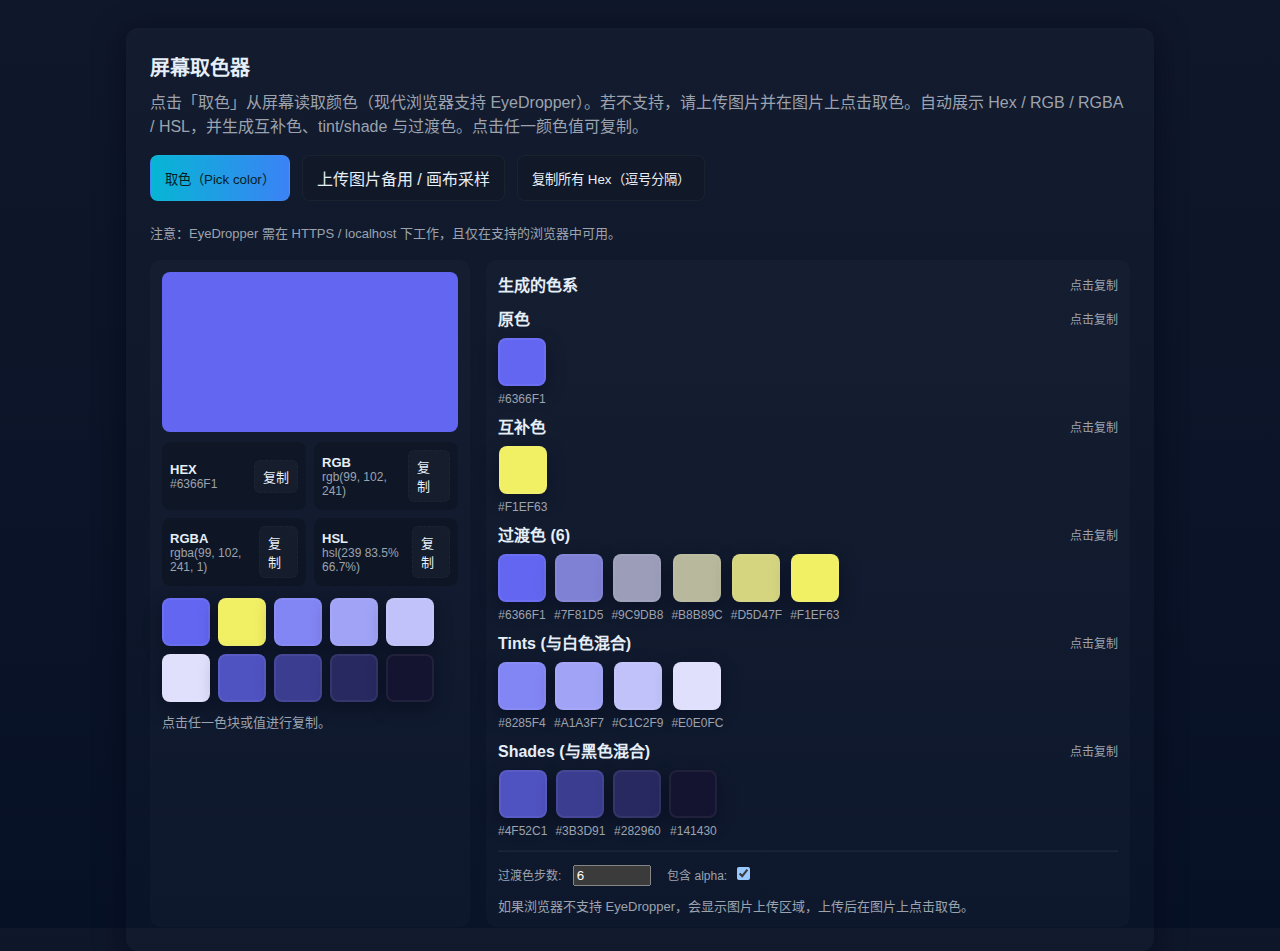
<file: colors/index.html>
<!doctype html>
<html lang="zh-CN">

<head>
  <meta charset="utf-8" />
  <meta name="viewport" content="width=device-width,initial-scale=1" />
  <title>屏幕取色器 — 取色 / 转换 / 复制 / 生成互补与过渡色</title>
  <style>
    :root {
      --bg: #0f172a;
      --card: #111827;
      --accent: #06b6d4;
      --muted: #9ca3af;
      color-scheme: dark
    }

    html,
    body {
      height: 100%;
      margin: 0;
      font-family: Inter, Segoe UI, Roboto, Helvetica, Arial, sans-serif;
      background: linear-gradient(180deg, var(--bg), #071126);
      color: #e6eef8
    }

    .wrap {
      max-width: 980px;
      margin: 28px auto;
      padding: 24px;
      background: linear-gradient(180deg, rgba(255, 255, 255, 0.02), rgba(255, 255, 255, 0.01));
      border-radius: 12px;
      box-shadow: 0 6px 30px rgba(2, 6, 23, 0.6)
    }

    h1 {
      margin: 0 0 8px;
      font-size: 20px
    }

    p.lead {
      margin: 0 0 18px;
      color: var(--muted)
    }

    .controls {
      display: flex;
      gap: 12px;
      flex-wrap: wrap;
      margin-bottom: 18px
    }

    .btn {
      background: var(--card);
      border: 1px solid rgba(255, 255, 255, 0.04);
      padding: 10px 14px;
      border-radius: 8px;
      color: inherit;
      cursor: pointer
    }

    .btn.primary {
      background: linear-gradient(90deg, var(--accent), #3b82f6);
      color: #062024
    }

    .grid {
      display: grid;
      grid-template-columns: 320px 1fr;
      gap: 16px
    }

    .panel {
      background: rgba(255, 255, 255, 0.02);
      padding: 12px;
      border-radius: 10px
    }

    .preview {
      height: 160px;
      border-radius: 8px;
      display: flex;
      align-items: center;
      justify-content: center;
      font-weight: 700
    }

    .values {
      display: grid;
      grid-template-columns: repeat(2, 1fr);
      gap: 8px;
      margin-top: 10px
    }

    .val {
      padding: 8px;
      border-radius: 8px;
      background: rgba(0, 0, 0, 0.18);
      display: flex;
      justify-content: space-between;
      align-items: center;
      font-size: 13px
    }

    .small {
      font-size: 12px;
      color: var(--muted)
    }

    .swatches {
      display: flex;
      gap: 8px;
      flex-wrap: wrap;
      margin-top: 12px
    }

    .swatch {
      width: 44px;
      height: 44px;
      border-radius: 8px;
      cursor: pointer;
      border: 2px solid rgba(255, 255, 255, 0.06);
      box-shadow: 0 6px 18px rgba(2, 6, 23, 0.4)
    }

    .swatch-label {
      font-size: 12px;
      margin-top: 6px;
      text-align: center;
      color: var(--muted)
    }

    .list {
      display: flex;
      flex-direction: column;
      gap: 8px
    }

    .row {
      display: flex;
      justify-content: space-between;
      gap: 10px;
      align-items: center
    }

    .hint {
      font-size: 13px;
      color: var(--muted);
      margin-top: 10px
    }

    input[type=file] {
      display: none
    }

    .copy {
      cursor: pointer;
      padding: 6px 8px;
      border-radius: 6px;
      background: rgba(255, 255, 255, 0.03);
      border: 1px dashed rgba(255, 255, 255, 0.03)
    }

    @media(max-width:840px) {
      .grid {
        grid-template-columns: 1fr;
      }

      .preview {
        height: 120px
      }
    }
  </style>
</head>

<body>
  <div class="wrap">
    <h1>屏幕取色器</h1>
    <p class="lead">点击「取色」从屏幕读取颜色（现代浏览器支持 EyeDropper）。若不支持，请上传图片并在图片上点击取色。自动展示 Hex / RGB / RGBA / HSL，并生成互补色、tint/shade
      与过渡色。点击任一颜色值可复制。</p>

    <div class="controls">
      <button id="pickBtn" class="btn primary">取色（Pick color）</button>
      <label class="btn" for="imgUpload">上传图片备用 / 画布采样</label>
      <input id="imgUpload" type="file" accept="image/*">
      <button id="copyAll" class="btn">复制所有 Hex（逗号分隔）</button>
      <div style="flex:1"></div>
      <div class="small hint">注意：EyeDropper 需在 HTTPS / localhost 下工作，且仅在支持的浏览器中可用。</div>
    </div>

    <div class="grid">
      <div class="panel">
        <div id="preview" class="preview">未选色</div>
        <div class="values" id="values"></div>

        <div class="swatches" id="swatches"></div>
        <div class="hint">点击任一色块或值进行复制。</div>
      </div>

      <div class="panel">
        <div class="row"><strong>生成的色系</strong><span class="small">点击复制</span></div>
        <div style="margin-top:10px">
          <div class="list" id="generated"></div>
        </div>

        <hr style="opacity:0.06;margin:12px 0">
        <div>
          <label class="small">过渡色步数: <input id="steps" type="number" min="2" max="12" value="6"
              style="width:70px;margin-left:8px"></label>
          <label class="small" style="margin-left:12px">包含 alpha: <input id="withAlpha" type="checkbox" checked
              style="margin-left:6px"></label>
        </div>

        <div class="hint">如果浏览器不支持 EyeDropper，会显示图片上传区域，上传后在图片上点击取色。</div>
        <canvas id="canvas" style="display:none"></canvas>
        <img id="uploadedImg" style="max-width:100%;margin-top:10px;display:none;border-radius:8px;cursor:crosshair"
          alt="上传后点击取色">
      </div>
    </div>
  </div>

  <script>
    // Helper: clamp
    const clamp = (v, a, b) => Math.min(b, Math.max(a, v));

    // Color conversion helpers
    function rgbToHex(r, g, b) {
      const toHex = x => (Math.round(x).toString(16).padStart(2, '0'));
      return `#${toHex(r)}${toHex(g)}${toHex(b)}`.toUpperCase();
    }

    function hexToRgb(hex) {
      hex = hex.replace('#', '');
      if (hex.length === 3) hex = hex.split('').map(s => s + s).join('');
      const n = parseInt(hex, 16);
      return [(n >> 16) & 255, (n >> 8) & 255, n & 255];
    }

    function rgbToHsl(r, g, b) {
      r /= 255; g /= 255; b /= 255;
      const max = Math.max(r, g, b), min = Math.min(r, g, b);
      let h = 0, s = 0, l = (max + min) / 2;
      if (max !== min) {
        const d = max - min;
        s = l > 0.5 ? d / (2 - max - min) : d / (max + min);
        switch (max) {
          case r: h = (g - b) / d + (g < b ? 6 : 0); break;
          case g: h = (b - r) / d + 2; break;
          case b: h = (r - g) / d + 4; break;
        }
        h *= 60;
      }
      return [Math.round(h), +(s * 100).toFixed(1), +(l * 100).toFixed(1)];
    }

    function hslToRgb(h, s, l) {
      s /= 100; l /= 100;
      const c = (1 - Math.abs(2 * l - 1)) * s;
      const x = c * (1 - Math.abs((h / 60) % 2 - 1));
      const m = l - c / 2;
      let r = 0, g = 0, b = 0;
      if (h >= 0 && h < 60) { r = c; g = x; b = 0 }
      else if (h < 120) { r = x; g = c; b = 0 }
      else if (h < 180) { r = 0; g = c; b = x }
      else if (h < 240) { r = 0; g = x; b = c }
      else if (h < 300) { r = x; g = 0; b = c }
      else { r = c; g = 0; b = x }
      return [Math.round((r + m) * 255), Math.round((g + m) * 255), Math.round((b + m) * 255)];
    }

    function rgbaString(r, g, b, a) { return `rgba(${Math.round(r)}, ${Math.round(g)}, ${Math.round(b)}, ${+a.toFixed(2)})` }
    function rgbString(r, g, b) { return `rgb(${Math.round(r)}, ${Math.round(g)}, ${Math.round(b)})` }
    function hslString(h, s, l) { return `hsl(${h} ${s}% ${l}%)` }

    // Generate complementary color (hue +180)
    function complementaryFromRgb(r, g, b) {
      const [h, s, l] = rgbToHsl(r, g, b);
      const h2 = (h + 180) % 360;
      const [r2, g2, b2] = hslToRgb(h2, s, l);
      return { r: r2, g: g2, b: b2, h: h2, s, l };
    }

    // Generate N step gradient between two RGB colors
    function interpolateColors(rgb1, rgb2, steps) {
      const out = [];
      for (let i = 0; i < steps; i++) {
        const t = i / (steps - 1);
        const r = Math.round(rgb1[0] + (rgb2[0] - rgb1[0]) * t);
        const g = Math.round(rgb1[1] + (rgb2[1] - rgb1[1]) * t);
        const b = Math.round(rgb1[2] + (rgb2[2] - rgb1[2]) * t);
        out.push([r, g, b]);
      }
      return out;
    }

    // Tints/shades (mix with white/black)
    function mixWith(rgb, other, t) {
      return [Math.round(rgb[0] * (1 - t) + other[0] * t), Math.round(rgb[1] * (1 - t) + other[1] * t), Math.round(rgb[2] * (1 - t) + other[2] * t)];
    }

    // UI wiring
    const pickBtn = document.getElementById('pickBtn');
    const preview = document.getElementById('preview');
    const values = document.getElementById('values');
    const swatches = document.getElementById('swatches');
    const generated = document.getElementById('generated');
    const imgUpload = document.getElementById('imgUpload');
    const uploadedImg = document.getElementById('uploadedImg');
    const canvas = document.getElementById('canvas');
    const copyAll = document.getElementById('copyAll');
    const stepsInput = document.getElementById('steps');
    const withAlpha = document.getElementById('withAlpha');

    let lastColor = null; // {r,g,b,a}

    function showColor(r, g, b, a = 1) {
      lastColor = { r, g, b, a };
      preview.style.background = rgbaString(r, g, b, a);
      preview.textContent = '';
      values.innerHTML = '';
      swatches.innerHTML = '';
      generated.innerHTML = '';

      const hex = rgbToHex(r, g, b);
      const rgb = rgbString(r, g, b);
      const rgba = rgbaString(r, g, b, a);
      const [h, s, l] = rgbToHsl(r, g, b);
      const hsl = hslString(h, s, l);

      const items = [
        ['HEX', hex],
        ['RGB', rgb],
        ['RGBA', rgba],
        ['HSL', hsl]
      ];

      items.forEach(([k, v]) => {
        const el = document.createElement('div'); el.className = 'val';
        el.innerHTML = `<div><div style="font-weight:600">${k}</div><div class="small">${v}</div></div>`;
        const cp = document.createElement('div'); cp.className = 'copy'; cp.textContent = '复制';
        cp.onclick = () => copyText(v, cp);
        el.appendChild(cp);
        values.appendChild(el);
      });

      // main swatch and variants
      const mainSw = document.createElement('div'); mainSw.className = 'swatch'; mainSw.style.background = hex; mainSw.title = hex;
      mainSw.onclick = () => copyText(hex, mainSw);
      swatches.appendChild(mainSw);

      // complementary
      const comp = complementaryFromRgb(r, g, b);
      const compHex = rgbToHex(comp.r, comp.g, comp.b);
      const compSw = document.createElement('div'); compSw.className = 'swatch'; compSw.style.background = compHex; compSw.title = '互补色 ' + compHex;
      compSw.onclick = () => copyText(compHex, compSw);
      swatches.appendChild(compSw);

      // tints/shades
      const tints = [0.2, 0.4, 0.6, 0.8].map(t => mixWith([r, g, b], [255, 255, 255], t));
      const shades = [0.2, 0.4, 0.6, 0.8].map(t => mixWith([r, g, b], [0, 0, 0], t));
      tints.concat(shades).forEach(c => {
        const hx = rgbToHex(c[0], c[1], c[2]);
        const sw = document.createElement('div'); sw.className = 'swatch'; sw.style.background = hx; sw.title = hx; sw.onclick = () => copyText(hx, sw);
        swatches.appendChild(sw);
      });

      // generated sections: complement, gradient between color and complement, steps tints/shades
      const stepCount = clamp(parseInt(stepsInput.value || 6), 2, 12);
      const includeAlpha = withAlpha.checked;
      addGeneratedSection('原色', [[r, g, b]]);
      addGeneratedSection('互补色', [[comp.r, comp.g, comp.b]]);
      const grad = interpolateColors([r, g, b], [comp.r, comp.g, comp.b], stepCount);
      addGeneratedSection(`过渡色 (${stepCount})`, grad, includeAlpha);

      // tints and shades lists
      addGeneratedSection('Tints (与白色混合)', tints);
      addGeneratedSection('Shades (与黑色混合)', shades);

      // copy all button update
      copyAll.onclick = () => {
        const hexes = [hex, compHex].concat(tints.map(c => rgbToHex(...c))).concat(shades.map(c => rgbToHex(...c)));
        navigator.clipboard.writeText(hexes.join(', ')).then(() => { flash(copyAll, '已复制'); }, () => { flash(copyAll, '复制失败') });
      }
    }

    function addGeneratedSection(title, rgbList, includeAlpha = false) {
      const sec = document.createElement('div');
      const head = document.createElement('div'); head.style.display = 'flex'; head.style.justifyContent = 'space-between'; head.style.alignItems = 'center';
      head.innerHTML = `<strong>${title}</strong><span class="small">点击复制</span>`;
      sec.appendChild(head);

      const container = document.createElement('div'); container.style.display = 'flex'; container.style.gap = '8px'; container.style.marginTop = '8px'; container.style.flexWrap = 'wrap';
      rgbList.forEach(rgb => {
        const hx = rgbToHex(rgb[0], rgb[1], rgb[2]);
        const rStr = includeAlpha ? rgbaString(rgb[0], rgb[1], rgb[2], (lastColor?.a || 1)) : hx;
        const sw = document.createElement('div'); sw.style.display = 'flex'; sw.style.flexDirection = 'column'; sw.style.alignItems = 'center';
        const block = document.createElement('div'); block.className = 'swatch'; block.style.background = hx; block.onclick = () => copyText(rStr, block);
        const lbl = document.createElement('div'); lbl.className = 'swatch-label'; lbl.textContent = hx;
        sw.appendChild(block); sw.appendChild(lbl);
        container.appendChild(sw);
      });

      sec.appendChild(container);
      generated.appendChild(sec);
    }

    // copy helper with tiny flash
    function copyText(text, el) {
      navigator.clipboard.writeText(text).then(() => {
        flash(el, '已复制: ' + text);
      }).catch(() => {
        // fallback: select temp textarea
        const ta = document.createElement('textarea'); ta.value = text; document.body.appendChild(ta); ta.select();
        try { document.execCommand('copy'); flash(el, '已复制'); } catch (e) { alert('复制失败，请手动: ' + text); }
        ta.remove();
      });
    }

    function flash(el, msg) {
      const orig = el.textContent;
      el.textContent = msg;
      setTimeout(() => { el.textContent = orig; }, 900);
    }

    // EyeDropper usage
    async function pickWithEyeDropper() {
      if (!window.EyeDropper) throw new Error('EyeDropper 不被支持');
      const eye = new EyeDropper();
      const res = await eye.open(); // returns {sRGBHex: '#RRGGBB'}
      const rgb = hexToRgb(res.sRGBHex);
      showColor(rgb[0], rgb[1], rgb[2], 1);
    }

    // Canvas image sampling
    function setupImageSampler(img) {
      uploadedImg.style.display = 'block';
      uploadedImg.src = URL.createObjectURL(img);
      uploadedImg.onload = () => {
        const w = uploadedImg.naturalWidth, h = uploadedImg.naturalHeight;
        canvas.width = w; canvas.height = h; const ctx = canvas.getContext('2d'); ctx.drawImage(uploadedImg, 0, 0);
      }
    }

    uploadedImg.addEventListener('click', (ev) => {
      const rect = uploadedImg.getBoundingClientRect();
      const scaleX = uploadedImg.naturalWidth / rect.width;
      const scaleY = uploadedImg.naturalHeight / rect.height;
      const x = Math.floor((ev.clientX - rect.left) * scaleX);
      const y = Math.floor((ev.clientY - rect.top) * scaleY);
      const ctx = canvas.getContext('2d');
      const p = ctx.getImageData(x, y, 1, 1).data;
      showColor(p[0], p[1], p[2], (p[3] || 255) / 255);
    });

    imgUpload.addEventListener('change', (ev) => {
      const f = ev.target.files && ev.target.files[0];
      if (!f) return;
      setupImageSampler(f);
    });

    pickBtn.addEventListener('click', async () => {
      // If EyeDropper available, use it. Otherwise, open file selector to upload image.
      if (window.EyeDropper) {
        try {
          await pickWithEyeDropper();
        } catch (err) {
          alert('取色失败: ' + err.message);
        }
      } else {
        // Fallback: trigger upload, and instruct user to click image
        imgUpload.click();
        alert('当前浏览器不支持 EyeDropper，已打开图片选择。上传后在图片上点击取色。');
      }
    });

    // keyboard shortuct: P to pick
    window.addEventListener('keydown', (e) => { if (e.key === 'p' || e.key === 'P') pickBtn.click(); });

    // initialize with a default color
    showColor(99, 102, 241, 1);
  </script>
</body>

</html>
</file>
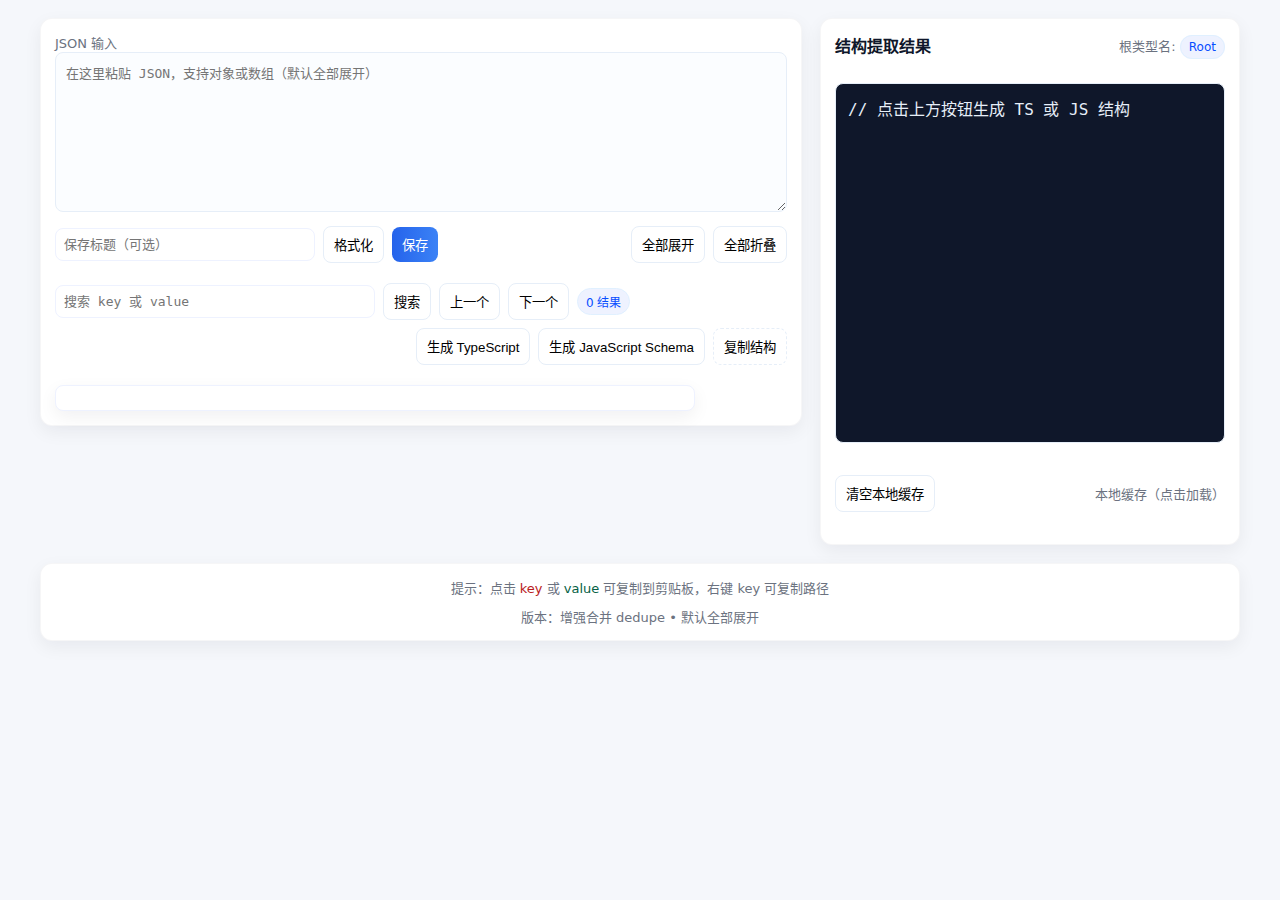
<file: json/index.html>
<!DOCTYPE html>
<html lang="zh-CN">

<head>
  <meta charset="utf-8" />
  <title>增强 JSON 查看与结构提取工具</title>
  <meta name="viewport" content="width=device-width,initial-scale=1" />
  <link rel="stylesheet" href="./index.css">
</head>

<body>
  <div class="app">
    <div class="card">
      <div class="panel">
        <div class="row">
          <div style="flex:1">
            <label class="muted small">JSON 输入</label>
            <textarea id="jsonInput" placeholder='在这里粘贴 JSON，支持对象或数组（默认全部展开）'></textarea>
          </div>
        </div>

        <div class="controls">
          <input id="titleInput" type="text" placeholder="保存标题（可选）"
            style="padding:8px;border-radius:8px;border:1px solid #eef2ff;width:260px" />
          <button class="btn" id="formatBtn">格式化</button>
          <button class="btn primary" id="saveBtn">保存</button>
          <div class="controls-right">
            <button class="btn" id="expandAllBtn">全部展开</button>
            <button class="btn" id="collapseAllBtn">全部折叠</button>
          </div>
        </div>

        <div class="controls">
          <div class="searchbar" style="flex:1">
            <input id="searchInput" type="text" placeholder="搜索 key 或 value"
              style="padding:8px;border-radius:8px;border:1px solid #eef2ff;width:320px" />
            <button class="btn" id="searchBtn">搜索</button>
            <button class="btn" id="prevBtn">上一个</button>
            <button class="btn" id="nextBtn">下一个</button>
            <span class="pill" id="searchCount">0 结果</span>
          </div>

          <div style="margin-left:auto;display:flex;gap:8px">
            <button class="btn" id="genTsBtn">生成 TypeScript</button>
            <button class="btn" id="genJsBtn">生成 JavaScript Schema</button>
            <button class="btn ghost" id="copySchemaBtn">复制结构</button>
          </div>
        </div>

        <div id="viewer" class="small card"></div>
      </div>
    </div>

    <div class="card">
      <div class="panel full">
        <div style="display:flex;justify-content:space-between;align-items:center">
          <strong>结构提取结果</strong>
          <div class="muted">根类型名: <span class="pill" id="rootName">Root</span></div>
        </div>
        <pre id="schemaOutput" class="schemaOutput">// 点击上方按钮生成 TS 或 JS 结构</pre>

        <div style="margin-top:6px;display:flex;gap:8px;align-items:center">
          <button class="btn" id="clearStorageBtn">清空本地缓存</button>
          <div class="muted" style="margin-left:auto">本地缓存（点击加载）</div>
        </div>
        <div class="storage-list" id="storageList" style="margin-top:8px"></div>
      </div>
    </div>

    <div class="card full" style="display:flex;gap:10px;align-items:center;justify-content:space-between">
      <div class="muted">提示：点击 <span style="color:#b91c1c">key</span> 或 <span style="color:#065f46">value</span>
        可复制到剪贴板，右键 key 可复制路径
      </div>
      <div class="muted">版本：增强合并 dedupe • 默认全部展开</div>
    </div>
  </div>

  <div id="toast" style="display:none" class="toast"></div>

  <script>
    // DOM
    const jsonInput = document.getElementById('jsonInput');
    const viewer = document.getElementById('viewer');
    const formatBtn = document.getElementById('formatBtn');
    const saveBtn = document.getElementById('saveBtn');
    const expandAllBtn = document.getElementById('expandAllBtn');
    const collapseAllBtn = document.getElementById('collapseAllBtn');
    const genTsBtn = document.getElementById('genTsBtn');
    const genJsBtn = document.getElementById('genJsBtn');
    const copySchemaBtn = document.getElementById('copySchemaBtn');
    const schemaOutput = document.getElementById('schemaOutput');
    const searchInput = document.getElementById('searchInput');
    const searchBtn = document.getElementById('searchBtn');
    const prevBtn = document.getElementById('prevBtn');
    const nextBtn = document.getElementById('nextBtn');
    const searchCount = document.getElementById('searchCount');
    const storageList = document.getElementById('storageList');
    const clearStorageBtn = document.getElementById('clearStorageBtn');
    const titleInput = document.getElementById('titleInput');
    const toastEl = document.getElementById('toast');

    // State for search
    let searchResults = [];
    let currentSearchIndex = -1;

    // Utility: toast
    function toast(text, ms = 1200) {
      toastEl.textContent = text;
      toastEl.style.display = 'block';
      setTimeout(() => toastEl.style.display = 'none', ms);
    }

    // Safe JSON parse with whitespace trimming
    function tryParse(str) {
      try { return JSON.parse(str); } catch (e) { return null; }
    }

    // copy value
    function copyValue(v) {
      const toCopy = (typeof v === 'object') ? JSON.stringify(v) : String(v);
      navigator.clipboard.writeText(toCopy).catch(() => { });
    }

    // Render JSON with optional chain path
    function renderJson(obj, path = 'data') {
      const container = document.createElement('div');

      function rec(value, keyName, parent, path) {
        if (typeof value !== 'object' || value === null) {
          const span = document.createElement('span');
          span.className = 'value';
          const text = JSON.stringify(value);
          span.textContent = text;
          span.title = '点击复制 value';
          span.style.cursor = 'pointer';
          span.addEventListener('click', () => {
            copyValue(value);
            toast('已复制 value');
          });
          return span;
        }

        const isArray = Array.isArray(value);
        const wrapper = document.createElement('span');

        const toggle = document.createElement('span');
        toggle.className = 'toggle';
        toggle.textContent = '▼';
        toggle.title = '点击折叠/展开';
        toggle.style.userSelect = 'none';
        toggle.addEventListener('click', () => {
          const body = wrapper.querySelector(':scope > .body');
          if (!body) return;
          if (body.style.display === 'none') { body.style.display = 'block'; toggle.textContent = '▼'; }
          else { body.style.display = 'none'; toggle.textContent = '▶'; }
        });
        wrapper.appendChild(toggle);

        const bracketOpen = document.createElement('span');
        bracketOpen.className = 'bracket';
        bracketOpen.textContent = isArray ? '[' : '{';
        wrapper.appendChild(bracketOpen);

        const body = document.createElement('div');
        body.className = 'body';
        body.style.marginLeft = '18px';
        body.style.display = 'block';

        if (isArray) {
          value.forEach((item, idx) => {
            const line = document.createElement('div');
            line.style.display = 'flex';
            line.style.gap = '6px';
            const idxLabel = document.createElement('span');
            idxLabel.className = 'muted';
            idxLabel.textContent = idx + ':';
            line.appendChild(idxLabel);
            line.appendChild(rec(item, `${keyName}[${idx}]`, wrapper, `${path}?.[${idx}]`));
            body.appendChild(line);
          });
        } else {
          Object.keys(value).sort().forEach((k, i) => {
            const line = document.createElement('div');
            line.style.display = 'flex';
            line.style.gap = '6px';

            const keySpan = document.createElement('span');
            keySpan.className = 'key';
            keySpan.textContent = `"${k}"`;
            keySpan.title = '点击复制 key';
            keySpan.style.cursor = 'pointer';

            // 左键复制 key
            keySpan.addEventListener('click', (e) => {
              e.stopPropagation();
              copyValue(k);
              toast('已复制 key');
            });

            // 右键复制路径
            keySpan.addEventListener('contextmenu', (e) => {
              e.preventDefault();
              const fullPath = `${path}?.${k}`;
              navigator.clipboard.writeText(fullPath).then(() => {
                toast('已复制路径: ' + fullPath);
              });
            });

            line.appendChild(keySpan);
            line.appendChild(document.createTextNode(': '));
            line.appendChild(rec(value[k], k, wrapper, `${path}?.${k}`));
            if (i < Object.keys(value).length - 1) line.appendChild(document.createTextNode(','));
            body.appendChild(line);
          });
        }

        wrapper.appendChild(body);

        const bracketClose = document.createElement('span');
        bracketClose.className = 'bracket';
        bracketClose.textContent = isArray ? ']' : '}';
        wrapper.appendChild(bracketClose);

        return wrapper;
      }

      container.appendChild(rec(obj, 'root', container, path));
      viewer.innerHTML = '';
      viewer.appendChild(container);
    }

    // Format button
    formatBtn.addEventListener('click', () => {
      const txt = jsonInput.value.trim();
      const parsed = tryParse(txt);
      if (!parsed) { alert('无效 JSON，请检查格式'); return; }
      jsonInput.value = JSON.stringify(parsed, null, 2);
      renderJson(parsed);
      clearSearch();
    });

    // Save / load storage with update support
    function saveJson() {
      const txt = jsonInput.value.trim();
      const parsed = tryParse(txt);
      if (!parsed) { alert('无效 JSON，无法保存'); return; }
      let title = titleInput.value.trim();
      if (!title) title = `JSON-${Date.now()}`;
      localStorage.setItem('json-viewer-' + title, txt);
      loadStorage();
      toast('已保存: ' + title);
    }
    saveBtn.addEventListener('click', saveJson);

    function loadStorage() {
      storageList.innerHTML = '';
      const keys = Object.keys(localStorage).filter(k => k.startsWith('json-viewer-')).sort().reverse();
      keys.forEach(k => {
        const title = k.replace('json-viewer-', '');
        const div = document.createElement('div');
        div.className = 'storage-item';
        div.style.display = 'flex';
        div.style.justifyContent = 'space-between';
        div.style.alignItems = 'center';

        const titleSpan = document.createElement('span');
        titleSpan.textContent = title;
        titleSpan.style.cursor = 'pointer';
        titleSpan.addEventListener('click', () => {
          const txt = localStorage.getItem(k);
          jsonInput.value = txt;
          const parsed = tryParse(txt);
          if (parsed) renderJson(parsed);
        });

        const deleteBtn = document.createElement('button');
        deleteBtn.textContent = '删除';
        deleteBtn.className = 'btn ghost';
        deleteBtn.addEventListener('click', (e) => {
          e.stopPropagation();
          if (confirm(`删除 "${title}" 吗？`)) {
            localStorage.removeItem(k);
            loadStorage();
            toast(`已删除: ${title}`);
          }
        });

        div.appendChild(titleSpan);
        div.appendChild(deleteBtn);
        storageList.appendChild(div);
      });
    }

    clearStorageBtn.addEventListener('click', () => {
      if (!confirm('清空所有本地缓存？')) return;
      const keys = Object.keys(localStorage).filter(k => k.startsWith('json-viewer-'));
      keys.forEach(k => localStorage.removeItem(k));
      loadStorage();
      toast('本地缓存已清空');
    });

    // expand/collapse
    expandAllBtn.addEventListener('click', () => {
      document.querySelectorAll('#viewer .body').forEach(b => b.style.display = 'block');
      document.querySelectorAll('#viewer .toggle').forEach(t => t.textContent = '▼');
    });
    collapseAllBtn.addEventListener('click', () => {
      document.querySelectorAll('#viewer .body').forEach(b => b.style.display = 'none');
      document.querySelectorAll('#viewer .toggle').forEach(t => t.textContent = '▶');
    });

    // search
    function clearSearch() {
      searchResults = []; currentSearchIndex = -1; searchCount.textContent = '0 结果';
      const parsed = tryParse(jsonInput.value.trim());
      if (parsed) renderJson(parsed);
    }

    searchBtn.addEventListener('click', () => {
      const k = searchInput.value.trim();
      if (!k) { clearSearch(); return; }
      searchResults = [];
      function walk(node) {
        node.childNodes.forEach(child => {
          if (child.nodeType === Node.TEXT_NODE) {
            if (child.nodeValue && child.nodeValue.includes(k)) {
              const frag = document.createDocumentFragment();
              let s = child.nodeValue;
              let idx = s.indexOf(k);
              while (idx !== -1) {
                if (idx > 0) frag.appendChild(document.createTextNode(s.slice(0, idx)));
                const span = document.createElement('span');
                span.className = 'highlight';
                span.textContent = s.slice(idx, idx + k.length);
                frag.appendChild(span);
                searchResults.push(span);
                s = s.slice(idx + k.length);
                idx = s.indexOf(k);
              }
              if (s.length) frag.appendChild(document.createTextNode(s));
              child.parentNode.replaceChild(frag, child);
            }
          } else walk(child);
        });
      }
      walk(viewer);
      searchCount.textContent = `${searchResults.length} 结果`;
      if (searchResults.length > 0) { currentSearchIndex = 0; focusSearchResult(); }
      else { toast('未找到匹配内容'); }
    });

    function focusSearchResult() {
      searchResults.forEach((el, i) => el.style.background = i === currentSearchIndex ? 'orange' : '#fff59d');
      const el = searchResults[currentSearchIndex];
      if (el) el.scrollIntoView({ behavior: 'smooth', block: 'center' });
    }

    nextBtn.addEventListener('click', () => {
      if (!searchResults.length) return;
      currentSearchIndex = (currentSearchIndex + 1) % searchResults.length; focusSearchResult();
    });
    prevBtn.addEventListener('click', () => {
      if (!searchResults.length) return;
      currentSearchIndex = (currentSearchIndex - 1 + searchResults.length) % searchResults.length; focusSearchResult();
    });

    // Schema builders with deduplication by structural signature
    function buildTypescript(root) {
      // signature -> typeName
      const sigMap = new Map();
      const decls = [];
      let typeCounter = 1;

      function sigOf(val) {
        if (val === null) return 'null';
        const t = typeof val;
        if (t === 'string' || t === 'number' || t === 'boolean' || t === 'bigint' || t === 'undefined') return t;
        if (Array.isArray(val)) {
          // array signature: [sig1|sig2]
          const elems = val.map(v => sigOf(v));
          const uniq = Array.from(new Set(elems)).sort();
          return `Array<${uniq.join('|')}>`;
        }
        // object: signature ordered keys with sub-signatures
        const keys = Object.keys(val).sort();
        const parts = keys.map(k => `${k}:${sigOf(val[k])}`);
        return `{${parts.join(',')}}`;
      }

      function ensureType(val, preferName) {
        const s = sigOf(val);
        if (sigMap.has(s)) return sigMap.get(s);
        // generate type name
        const name = (preferName && /^[A-Za-z]\w*$/.test(preferName)) ? capitalize(preferName) : `Type${typeCounter++}`;
        sigMap.set(s, name);

        // build declaration for object type only
        if (val && typeof val === 'object' && !Array.isArray(val)) {
          const keys = Object.keys(val).sort();
          const lines = [];
          for (const k of keys) {
            const v = val[k];
            const childType = typeNameFor(v, `${name}${capitalize(cleanKey(k))}`);
            lines.push(`  ${safeProp(k)}: ${childType};`);
          }
          decls.push({ name, text: `interface ${name} {\n${lines.join('\n')}\n}` });
        } else if (Array.isArray(val)) {
          // if array's elements are objects and share signature, ensure those types
          const elemSigs = Array.from(new Set(val.map(v => sigOf(v))));
          for (const es of elemSigs) {
            // find one sample element with that signature
            const sample = val.find(v => sigOf(v) === es);
            if (sample && typeof sample === 'object' && !Array.isArray(sample)) {
              ensureType(sample, `${name}Item`);
            }
          }
        }
        return name;
      }

      function typeNameFor(v, prefer) {
        if (v === null) return 'null';
        const t = typeof v;
        if (t === 'string') return 'string';
        if (t === 'number') return 'number';
        if (t === 'boolean') return 'boolean';
        if (Array.isArray(v)) {
          if (v.length === 0) return 'any[]';
          // gather element type names
          const types = Array.from(new Set(v.map(e => typeNameFor(e, prefer + 'Item'))));
          return types.length === 1 ? `${types[0]}[]` : `(${types.join(' | ')})[]`;
        }
        if (t === 'object') {
          return ensureType(v, prefer);
        }
        return 'any';
      }

      function cleanKey(k) { return String(k).replace(/[^a-zA-Z0-9]/g, '_'); }
      function safeProp(k) { return /^[a-zA-Z_$][a-zA-Z0-9_$]*$/.test(k) ? k : JSON.stringify(k); }
      function capitalize(s) { return s.charAt(0).toUpperCase() + s.slice(1); }

      // start
      const rootTypeName = typeNameFor(root, 'Root');
      // assemble declarations in reverse insertion order to better show dependencies
      const codeParts = [];
      if (!/^(string|number|boolean|null|any|undefined|bigint)/.test(rootTypeName)) {
        // include interface decls (declarations may reference each other; show all)
        for (const d of decls.reverse()) {
          codeParts.push(d.text);
        }
      }
      const header = `// TypeScript interfaces (deduped)\n// Root type: ${rootTypeName}\n\n`;
      const footer = `\n// 使用示例:\n// const data: ${rootTypeName} = JSON.parse(jsonStr);\n`;
      return header + codeParts.join('\n\n') + footer;
    }

    // JS schema builder with dedupe: returns objects where repeated shapes are reduced
    function buildJsSchema(root) {
      const shapeMap = new Map(); // sig -> id
      let cnt = 1;
      function sigOf(val) {
        if (val === null) return 'null';
        const t = typeof val;
        if (t === 'string' || t === 'number' || t === 'boolean' || t === 'bigint' || t === 'undefined') return t;
        if (Array.isArray(val)) {
          const elems = val.map(v => sigOf(v));
          const uniq = Array.from(new Set(elems)).sort();
          return `Array[${uniq.join('|')}]`;
        }
        const keys = Object.keys(val).sort();
        const parts = keys.map(k => `${k}:${sigOf(val[k])}`);
        return `{${parts.join(',')}}`;
      }
      function ensure(val) {
        const s = sigOf(val);
        if (shapeMap.has(s)) return shapeMap.get(s);
        const id = `S${cnt++}`;
        shapeMap.set(s, id);
        return id;
      }
      function build(val) {
        if (val === null) return 'null';
        const t = typeof val;
        if (t === 'string' || t === 'number' || t === 'boolean' || t === 'bigint' || t === 'undefined') return t;
        if (Array.isArray(val)) {
          if (val.length === 0) return ['any'];
          // build unique element schemas
          const elems = val.map(v => build(v));
          // unique by JSON text
          const uniq = []; const seen = new Set();
          for (const e of elems) {
            const k = typeof e === 'object' ? JSON.stringify(e) : String(e);
            if (!seen.has(k)) { uniq.push(e); seen.add(k); }
          }
          return uniq.length === 1 ? [uniq[0]] : uniq;
        }
        // object
        const keys = Object.keys(val).sort();
        const out = {};
        for (const k of keys) out[k] = build(val[k]);
        return out;
      }
      return build(root);
    }


    genTsBtn.addEventListener('click', () => {
      const txt = jsonInput.value.trim();
      const parsed = tryParse(txt);
      if (!parsed) { alert('无效 JSON，无法生成 TS'); return; }
      const code = buildTypescript(parsed);
      schemaOutput.textContent = code || '// no result';
      document.getElementById('rootName').textContent = 'Root';
    });

    genJsBtn.addEventListener('click', () => {
      const txt = jsonInput.value.trim();
      const parsed = tryParse(txt);
      if (!parsed) { alert('无效 JSON，无法生成 JS schema'); return; }
      const schema = buildJsSchema(parsed);
      schemaOutput.textContent = `// JavaScript schema (deduped)\nconst schema = ${JSON.stringify(schema, null, 2)};\n`;
      document.getElementById('rootName').textContent = 'Root';
    });

    copySchemaBtn.addEventListener('click', () => {
      const txt = schemaOutput.textContent;
      if (!txt.trim()) return toast('无可复制内容');
      navigator.clipboard.writeText(txt).then(() => toast('结构已复制'));
    });

    // initial load
    loadStorage();
    let pasteTimer = null;
    jsonInput.addEventListener('input', () => {
      if (pasteTimer) clearTimeout(pasteTimer);
      pasteTimer = setTimeout(() => {
        const txt = jsonInput.value.trim();
        const parsed = tryParse(txt);
        if (parsed) {
          if (txt.length < 200000) jsonInput.value = JSON.stringify(parsed, null, 2);
          renderJson(parsed);
        }
      }, 500);
    });

    window.addEventListener('load', () => {
      const txt = jsonInput.value.trim();
      if (txt) {
        const parsed = tryParse(txt);
        if (parsed) renderJson(parsed);
      }
    });

  </script>
</body>

</html>
</file>
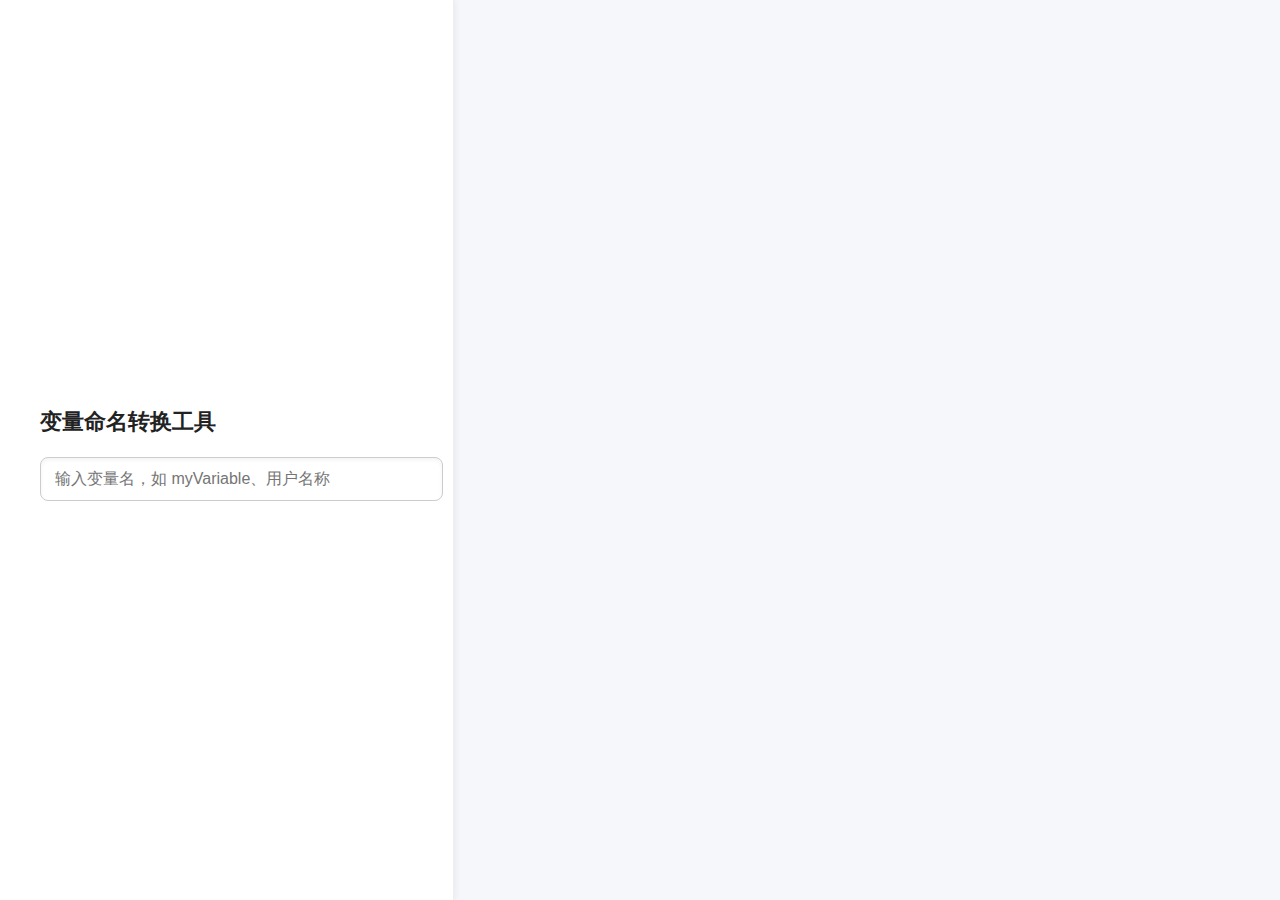
<file: variables/index.html>
<!DOCTYPE html>
<html lang="zh">

<head>
  <meta charset="UTF-8">
  <title>变量命名转换工具</title>
  <style>
    body {
      font-family: "Segoe UI", Arial, sans-serif;
      margin: 0;
      padding: 0;
      background: #f5f7fa;
      color: #333;
    }

    .container {
      display: flex;
      height: 100vh;
    }

    .left {
      flex: 1;
      padding: 40px;
      background: #fff;
      border-right: 1px solid #eee;
      display: flex;
      flex-direction: column;
      justify-content: center;
      box-shadow: 2px 0 6px rgba(0, 0, 0, 0.05);
      max-width: 45%;
    }

    .left h2 {
      margin-bottom: 20px;
      font-size: 22px;
      color: #222;
    }

    .left input {
      width: 100%;
      padding: 12px 14px;
      border: 1px solid #ccc;
      border-radius: 8px;
      font-size: 16px;
      box-shadow: 0 2px 4px rgba(0, 0, 0, 0.05) inset;
      outline: none;
      transition: all 0.2s;
    }

    .left input:focus {
      border-color: #007bff;
      box-shadow: 0 0 6px rgba(0, 123, 255, 0.3);
    }

    .right {
      flex: 2;
      padding: 40px;
      overflow-y: auto;
      position: relative;
    }

    .group {
      margin-bottom: 20px;
      border-radius: 8px;
      background: #fff;
      padding: 10px;
      box-shadow: 0 1px 4px rgba(0, 0, 0, 0.05);
    }

    .group-title {
      font-weight: bold;
      margin-bottom: 10px;
      font-size: 16px;
      color: #007bff;
      cursor: pointer;
      user-select: none;
    }

    .group-content {
      transition: max-height 0.3s ease;
      overflow: hidden;
    }

    .result {
      display: flex;
      justify-content: space-between;
      align-items: center;
      padding: 8px 12px;
      margin-bottom: 6px;
      border-radius: 6px;
      background: #f9f9f9;
      border: 1px solid #e0e0e0;
      font-family: monospace;
      font-size: 14px;
    }

    .result:hover {
      background: #e6f0ff;
    }

    button {
      padding: 4px 10px;
      border: none;
      border-radius: 4px;
      cursor: pointer;
      background: #007bff;
      color: #fff;
      font-size: 13px;
      transition: 0.2s;
    }

    button:hover {
      background: #0056b3;
    }

    .translations {
      display: flex;
      flex-wrap: wrap;
      gap: 8px;
      margin-bottom: 10px;
    }

    .translation-item {
      padding: 6px 12px;
      border: 1px solid #ddd;
      border-radius: 6px;
      background: #fff;
      cursor: pointer;
      transition: 0.2s;
    }

    .translation-item:hover {
      background: #007bff;
      color: #fff;
      border-color: #007bff;
    }

    .translation-item.active {
      background: #007bff;
      color: #fff;
    }

    .toast {
      position: fixed;
      top: 20px;
      right: 20px;
      background: #007bff;
      color: #fff;
      padding: 10px 16px;
      border-radius: 6px;
      box-shadow: 0 4px 10px rgba(0, 0, 0, 0.15);
      opacity: 0;
      transform: translateY(-20px);
      transition: 0.3s;
      pointer-events: none;
      z-index: 9999;
    }

    .toast.show {
      opacity: 1;
      transform: translateY(0);
    }

    .copy-all {
      margin-bottom: 10px;
      padding: 6px 12px;
      background: #28a745;
      color: #fff;
      border-radius: 6px;
      cursor: pointer;
      border: none;
    }

    .copy-all:hover {
      background: #1e7e34;
    }

    .loading {
      position: absolute;
      top: 20px;
      right: 20px;
      padding: 6px 12px;
      background: #ffc107;
      color: #333;
      border-radius: 6px;
      box-shadow: 0 2px 6px rgba(0, 0, 0, 0.2);
    }

    pre {
      background: #f0f0f0;
      padding: 10px;
      border-radius: 6px;
      overflow: auto;
      max-height: 400px;
    }

    #rawOutput {
      border-radius: 6px;
      max-width: 100%;
      overflow-x: auto;
      /* 横向滚动 */
      word-break: break-all;
      /* 长字符串换行 */
      font-family: monospace;
      font-size: 14px;
      margin-top: 10px;
    }

    #rawOutput pre {
      margin: 0;
      background: transparent;
      padding: 0;
      font-family: monospace;
      font-size: 14px;
      white-space: pre;
      /* 保留空格和换行 */
    }
  </style>
</head>

<body>
  <div class="container">
    <div class="left">
      <h2>变量命名转换工具</h2>
      <input type="text" id="inputText" placeholder="输入变量名，如 myVariable、用户名称">
      <div id="rawOutput"></div>
    </div>
    <div class="right" id="results"></div>
  </div>
  <div id="toast" class="toast"></div>

  <script>
    const input = document.getElementById('inputText');
    const results = document.getElementById('results');
    const rawOutput = document.getElementById('rawOutput');
    const toast = document.getElementById('toast');
    let currentQuery = '';
    let currentController = null;

    // 中文检测
    function hasChinese(str) { return /[\u4e00-\u9fa5]/.test(str); }

    // 翻译 API
    async function translateText(text) {
      if (currentController) {
        currentController.abort(); // 中断上一个请求
      }
      currentController = new AbortController();
      const signal = currentController.signal;

      const loadingDiv = document.createElement('div');
      loadingDiv.className = 'loading';
      loadingDiv.textContent = '正在查询...';
      results.appendChild(loadingDiv);

      try {
        const proxyUrl = `https://quiet-morning-b82c.mkb900716.workers.dev/?q=${encodeURIComponent(text)}`;
        const res = await fetch(proxyUrl, { method: 'GET', headers: { 'Accept': 'application/json' }, signal });
        const data = await res.json();
        return data;
      } catch (e) {
        if (e.name === 'AbortError') return { result: null }; // 请求被中断
        return { result: null };
      } finally {
        if (loadingDiv.parentNode) results.removeChild(loadingDiv);
        currentController = null;
      }
    }

    // 清理输入
    function cleanInput(str) { return str.trim().replace(/[^a-zA-Z0-9\u4e00-\u9fa5\s_-]/g, ''); }

    // 命名转换
    function normalize(str) { str = str.replace(/([a-z])([A-Z])/g, '$1_$2'); str = str.replace(/[-\s]+/g, '_'); return str.toLowerCase().split('_').filter(Boolean); }
    function toCamel(words) { return words.map((w, i) => i === 0 ? w : capitalize(w)).join(''); }
    function toPascal(words) { return words.map(capitalize).join(''); }
    function toSnake(words) { return words.join('_'); }
    function toUpperSnake(words) { return words.join('_').toUpperCase(); }
    function toKebab(words) { return words.join('-'); }
    function capitalize(word) { return word.charAt(0).toUpperCase() + word.slice(1); }

    // Toast
    function showToast(msg) { toast.textContent = msg; toast.classList.add('show'); setTimeout(() => { toast.classList.remove('show'); }, 2000); }
    function copyText(text) { navigator.clipboard.writeText(text).then(() => showToast('已复制: ' + text)); }

    // 渲染格式
    function renderFormats(str) {
      let formatDiv = results.querySelector('.formats-group');
      if (!formatDiv) {
        formatDiv = document.createElement('div');
        formatDiv.className = 'group formats-group';
        results.appendChild(formatDiv);
      }
      formatDiv.innerHTML = '';

      const words = normalize(str);
      const copyAllBtn = document.createElement('button');
      copyAllBtn.className = 'copy-all';
      copyAllBtn.textContent = '一键复制所有结果';
      copyAllBtn.onclick = () => {
        let all = formatDiv.querySelectorAll('.result .text');
        let text = '';
        all.forEach(el => { text += el.textContent.replace(/^[^:]+:\s/, '') + '\n'; });
        copyText(text);
      };
      formatDiv.appendChild(copyAllBtn);

      const groups = {
        '驼峰类': { 'camelCase': toCamel(words), 'PascalCase': toPascal(words) },
        '下划线类': { 'snake_case': toSnake(words), 'UPPER_SNAKE_CASE': toUpperSnake(words) },
        '短横线类': { 'kebab-case': toKebab(words) },
        '其他': { '首字母大写(Title Case)': words.map(capitalize).join(' ') }
      };

      Object.entries(groups).forEach(([groupName, formats]) => {
        const groupDiv = document.createElement('div'); groupDiv.className = 'group';
        const title = document.createElement('div'); title.className = 'group-title'; title.textContent = groupName;
        const content = document.createElement('div'); content.className = 'group-content';
        Object.entries(formats).forEach(([label, value]) => {
          const div = document.createElement('div'); div.className = 'result';
          div.innerHTML = `<div class="text"><strong>${label}:</strong> ${value}</div><button onclick="copyText('${value}')">复制</button>`;
          content.appendChild(div);
        });
        title.onclick = () => { content.style.maxHeight = content.style.maxHeight ? null : content.scrollHeight + 'px'; };
        groupDiv.appendChild(title);
        groupDiv.appendChild(content);
        formatDiv.appendChild(groupDiv);
      });
    }

    // 渲染翻译候选
    async function renderResults(str) {
      str = cleanInput(str);
      if (!str) return;

      const isNewQuery = str !== currentQuery;
      if (isNewQuery) {
        results.innerHTML = '';
        rawOutput.innerHTML = '';
        currentQuery = str;
      }

      if (hasChinese(str)) {
        const data = await translateText(str);

        if (!data?.result) {
          const pre = document.createElement('div');
          pre.innerHTML = `${data?.result?.output?.text}`;
          results.appendChild(pre);
          return;
        }

        if (Array.isArray(data?.result)) {
          let tDiv = results.querySelector('.translations-group');
          if (!tDiv) {
            tDiv = document.createElement('div');
            tDiv.className = 'group translations-group';
            const title = document.createElement('div');
            title.className = 'group-title';
            title.textContent = '翻译候选（点击选择）';
            const wrap = document.createElement('div');
            wrap.className = 'translations';
            tDiv.appendChild(title);
            tDiv.appendChild(wrap);
            rawOutput.appendChild(tDiv);
          }
          const wrap = tDiv.querySelector('.translations');
          wrap.innerHTML = '';
          data.result.forEach(opt => {
            const item = document.createElement('div');
            item.className = 'translation-item';
            item.textContent = opt;
            item.onclick = () => {
              wrap.querySelectorAll('.translation-item').forEach(el => el.classList.remove('active'));
              item.classList.add('active');
              renderFormats(opt);
            };
            wrap.appendChild(item);
          });
        } else {
          const pre = document.createElement('div');
          pre.innerHTML = `${data?.result?.output?.text}`;
          rawOutput.appendChild(pre);
        }

      } else {
        renderFormats(str);
      }
    }

    // 防抖输入监听
    let debounceTimer;
    input.addEventListener('input', e => {
      clearTimeout(debounceTimer);
      debounceTimer = setTimeout(() => renderResults(e.target.value), 800);
    });
  </script>
</body>

</html>
</file>
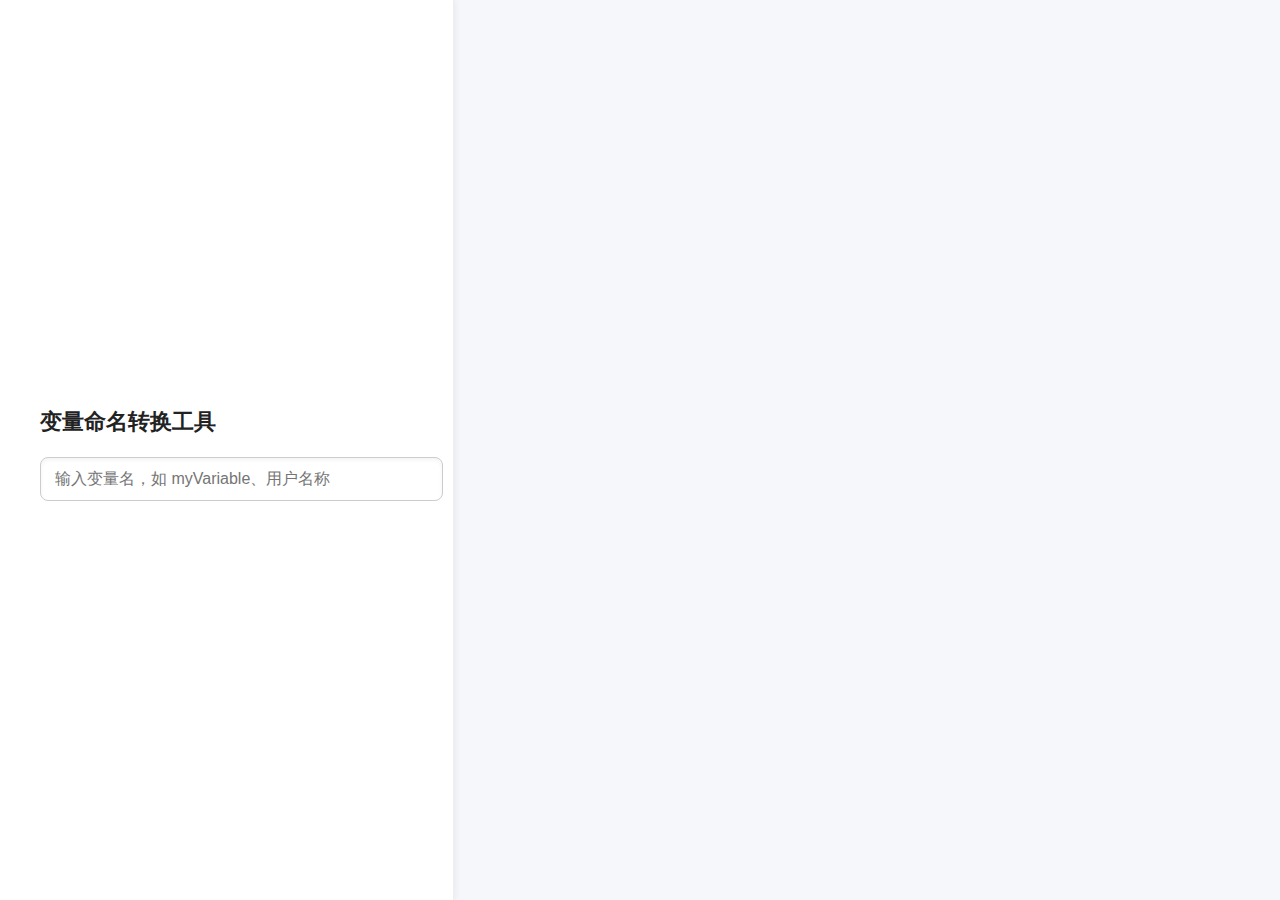
<file: vars/index.html>
<!DOCTYPE html>
<html lang="zh">

<head>
  <meta charset="UTF-8">
  <title>变量命名转换工具</title>
  <link rel="stylesheet" href="style.css">
</head>

<body>
  <div class="container">
    <div class="left">
      <h2>变量命名转换工具</h2>
      <input type="text" id="inputText" placeholder="输入变量名，如 myVariable、用户名称">
      <div id="rawOutput"></div>
    </div>
    <div class="right" id="results"></div>
  </div>
  <div id="toast" class="toast"></div>

  <script src="./script.js"></script>
</body>

</html>
</file>
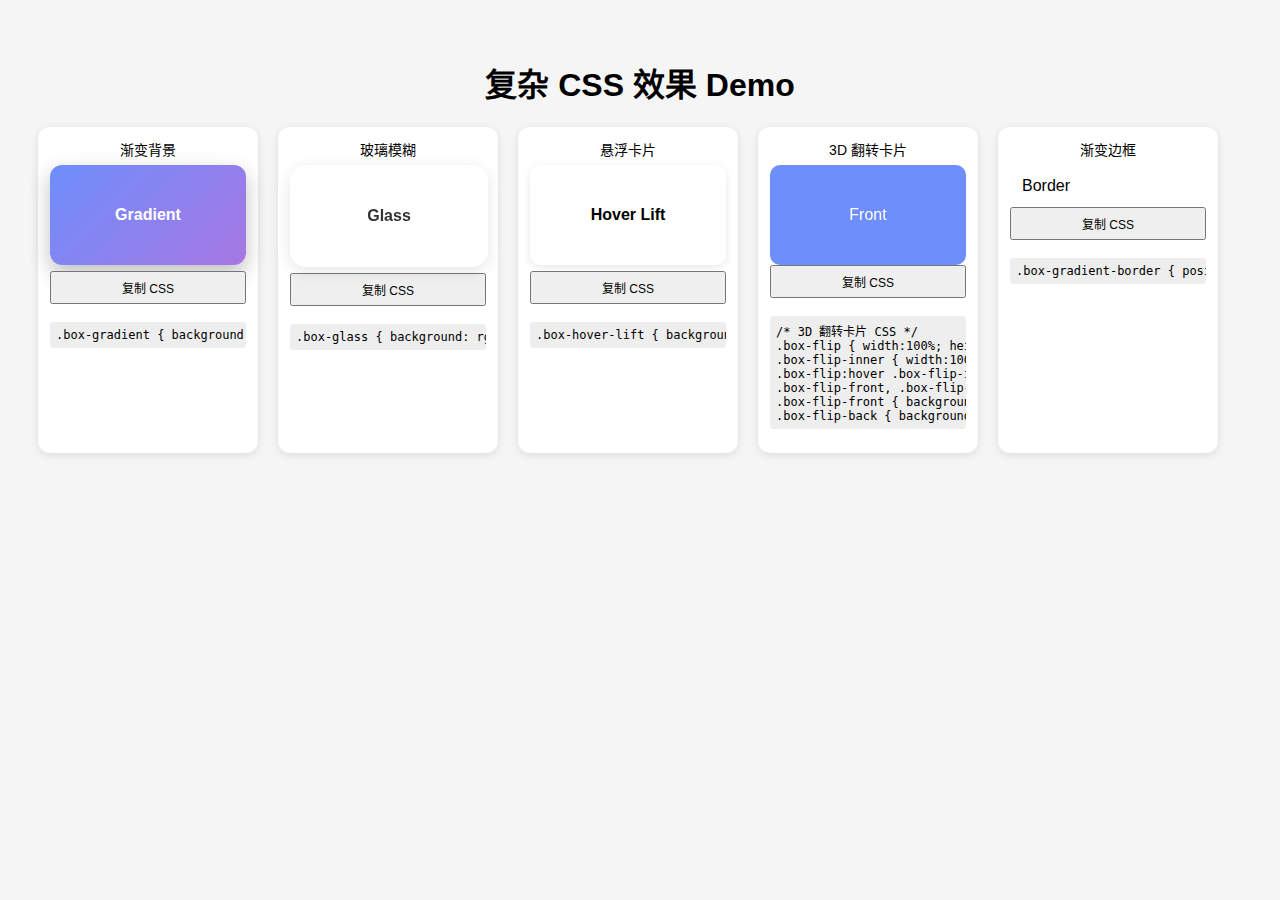
<file: colors/demo/index.html>
<!DOCTYPE html>
<html lang="zh-CN">

<head>
  <meta charset="UTF-8">
  <title>复杂 CSS 效果 Demo + 源码可见 + 一键复制</title>
  <style>
    body {
      font-family: Arial;
      background: #f5f5f5;
      padding: 30px;
    }

    h1 {
      text-align: center;
    }

    .wrap {
      display: flex;
      flex-wrap: wrap;
      gap: 20px;
      margin-top: 20px;
    }

    .box-container {
      width: 220px;
      background: #fff;
      border-radius: 12px;
      padding: 12px;
      box-sizing: border-box;
      box-shadow: 0 2px 8px rgba(0, 0, 0, 0.1);
    }

    .box {
      width: 100%;
      height: 100px;
      border-radius: 10px;
      display: flex;
      align-items: center;
      justify-content: center;
      margin-bottom: 6px;
      text-align: center;
      font-weight: bold;
    }

    .title {
      font-size: 14px;
      text-align: center;
      margin-bottom: 6px;
    }

    button {
      width: 100%;
      padding: 6px;
      font-size: 12px;
      cursor: pointer;
      margin-bottom: 6px;
    }

    pre {
      background: #eee;
      padding: 6px;
      font-size: 12px;
      border-radius: 4px;
      overflow-x: auto;
    }

    /* ==== 复杂 CSS 效果 ==== */
    .box-gradient {
      background: linear-gradient(135deg, #6e8efb, #a777e3);
      color: #fff;
      box-shadow: 0 8px 20px rgba(0, 0, 0, 0.25);
      border-radius: 12px;
    }

    .box-glass {
      background: rgba(255, 255, 255, 0.2);
      backdrop-filter: blur(8px);
      border-radius: 16px;
      border: 1px solid rgba(255, 255, 255, 0.3);
      box-shadow: 0 4px 16px rgba(0, 0, 0, 0.1);
      color: #333;
    }

    .box-hover-lift {
      background: #fff;
      border-radius: 10px;
      box-shadow: 0 2px 8px rgba(0, 0, 0, 0.1);
      transition: transform 0.3s ease, box-shadow 0.3s ease;
    }

    .box-hover-lift:hover {
      transform: translateY(-8px);
      box-shadow: 0 12px 24px rgba(0, 0, 0, 0.2);
    }

    .box-flip {
      width: 100%;
      height: 100px;
      perspective: 800px;
    }

    .box-flip-inner {
      width: 100%;
      height: 100%;
      transition: transform 0.6s;
      transform-style: preserve-3d;
      position: relative;
    }

    .box-flip:hover .box-flip-inner {
      transform: rotateY(180deg);
    }

    .box-flip-front,
    .box-flip-back {
      position: absolute;
      width: 100%;
      height: 100%;
      border-radius: 10px;
      backface-visibility: hidden;
      display: flex;
      align-items: center;
      justify-content: center;
      color: #fff;
    }

    .box-flip-front {
      background: #6e8efb;
    }

    .box-flip-back {
      background: #a777e3;
      transform: rotateY(180deg);
    }

    .box-gradient-border {
      position: relative;
      border-radius: 12px;
      padding: 12px;
      background: #fff;
      overflow: hidden;
    }

    .box-gradient-border::before {
      content: "";
      position: absolute;
      top: -2px;
      left: -2px;
      right: -2px;
      bottom: -2px;
      background: linear-gradient(45deg, #6e8efb, #a777e3);
      z-index: -1;
      border-radius: 14px;
    }
  </style>
</head>

<body>

  <h1>复杂 CSS 效果 Demo</h1>
  <div class="wrap">

    <!-- 渐变背景卡片 -->
    <div class="box-container">
      <div class="title">渐变背景</div>
      <div class="box box-gradient">Gradient</div>
      <button
        onclick="copyCSS('.box-gradient { background: linear-gradient(135deg, #6e8efb, #a777e3); color: #fff; box-shadow: 0 8px 20px rgba(0,0,0,0.25); border-radius: 12px; }')">复制
        CSS</button>
      <pre>.box-gradient { background: linear-gradient(135deg, #6e8efb, #a777e3); color: #fff; box-shadow: 0 8px 20px rgba(0,0,0,0.25); border-radius: 12px; }</pre>
    </div>

    <!-- 玻璃效果 -->
    <div class="box-container">
      <div class="title">玻璃模糊</div>
      <div class="box box-glass">Glass</div>
      <button
        onclick="copyCSS('.box-glass { background: rgba(255,255,255,0.2); backdrop-filter: blur(8px); border-radius: 16px; border: 1px solid rgba(255,255,255,0.3); box-shadow: 0 4px 16px rgba(0,0,0,0.1); color: #333; }')">复制
        CSS</button>
      <pre>.box-glass { background: rgba(255,255,255,0.2); backdrop-filter: blur(8px); border-radius: 16px; border: 1px solid rgba(255,255,255,0.3); box-shadow: 0 4px 16px rgba(0,0,0,0.1); color: #333; }</pre>
    </div>

    <!-- 悬浮提升卡片 -->
    <div class="box-container">
      <div class="title">悬浮卡片</div>
      <div class="box box-hover-lift">Hover Lift</div>
      <button
        onclick="copyCSS('.box-hover-lift { background: #fff; border-radius: 10px; box-shadow: 0 2px 8px rgba(0,0,0,0.1); transition: transform 0.3s ease, box-shadow 0.3s ease; } .box-hover-lift:hover { transform: translateY(-8px); box-shadow: 0 12px 24px rgba(0,0,0,0.2); }')">复制
        CSS</button>
      <pre>.box-hover-lift { background: #fff; border-radius: 10px; box-shadow: 0 2px 8px rgba(0,0,0,0.1); transition: transform 0.3s ease, box-shadow 0.3s ease; } .box-hover-lift:hover { transform: translateY(-8px); box-shadow: 0 12px 24px rgba(0,0,0,0.2); }</pre>
    </div>

    <!-- 3D 翻转卡片 -->
    <div class="box-container">
      <div class="title">3D 翻转卡片</div>
      <div class="box-flip">
        <div class="box-flip-inner">
          <div class="box-flip-front">Front</div>
          <div class="box-flip-back">Back</div>
        </div>
      </div>
      <button onclick="copyCSS('/* 3D 翻转卡片 CSS */')">复制 CSS</button>
      <pre>/* 3D 翻转卡片 CSS */ 
.box-flip { width:100%; height:100px; perspective:800px; } 
.box-flip-inner { width:100%; height:100%; transition: transform 0.6s; transform-style: preserve-3d; position: relative; } 
.box-flip:hover .box-flip-inner { transform: rotateY(180deg); } 
.box-flip-front, .box-flip-back { position:absolute; width:100%; height:100%; border-radius:10px; backface-visibility:hidden; display:flex; align-items:center; justify-content:center; color:#fff; } 
.box-flip-front { background:#6e8efb; } 
.box-flip-back { background:#a777e3; transform:rotateY(180deg); }</pre>
    </div>

    <!-- 渐变边框卡片 -->
    <div class="box-container">
      <div class="title">渐变边框</div>
      <div class="box-gradient-border">Border</div>
      <button
        onclick="copyCSS('.box-gradient-border { position: relative; border-radius: 12px; padding: 12px; background: #fff; overflow: hidden; } .box-gradient-border::before { content: ""; position: absolute; top: -2px; left: -2px; right: -2px; bottom: -2px; background: linear-gradient(45deg, #6e8efb, #a777e3); z-index: -1; border-radius: 14px; }')">复制
        CSS</button>
      <pre>.box-gradient-border { position: relative; border-radius: 12px; padding: 12px; background: #fff; overflow: hidden; } .box-gradient-border::before { content: ""; position: absolute; top: -2px; left: -2px; right: -2px; bottom: -2px; background: linear-gradient(45deg, #6e8efb, #a777e3); z-index: -1; border-radius: 14px; }</pre>
    </div>

  </div>

  <script>
    function copyCSS(text) {
      navigator.clipboard.writeText(text).then(() => {
        alert('CSS 已复制到剪贴板！');
      }).catch(() => {
        alert('复制失败，请手动复制！');
      });
    }
  </script>

</body>

</html>
</file>
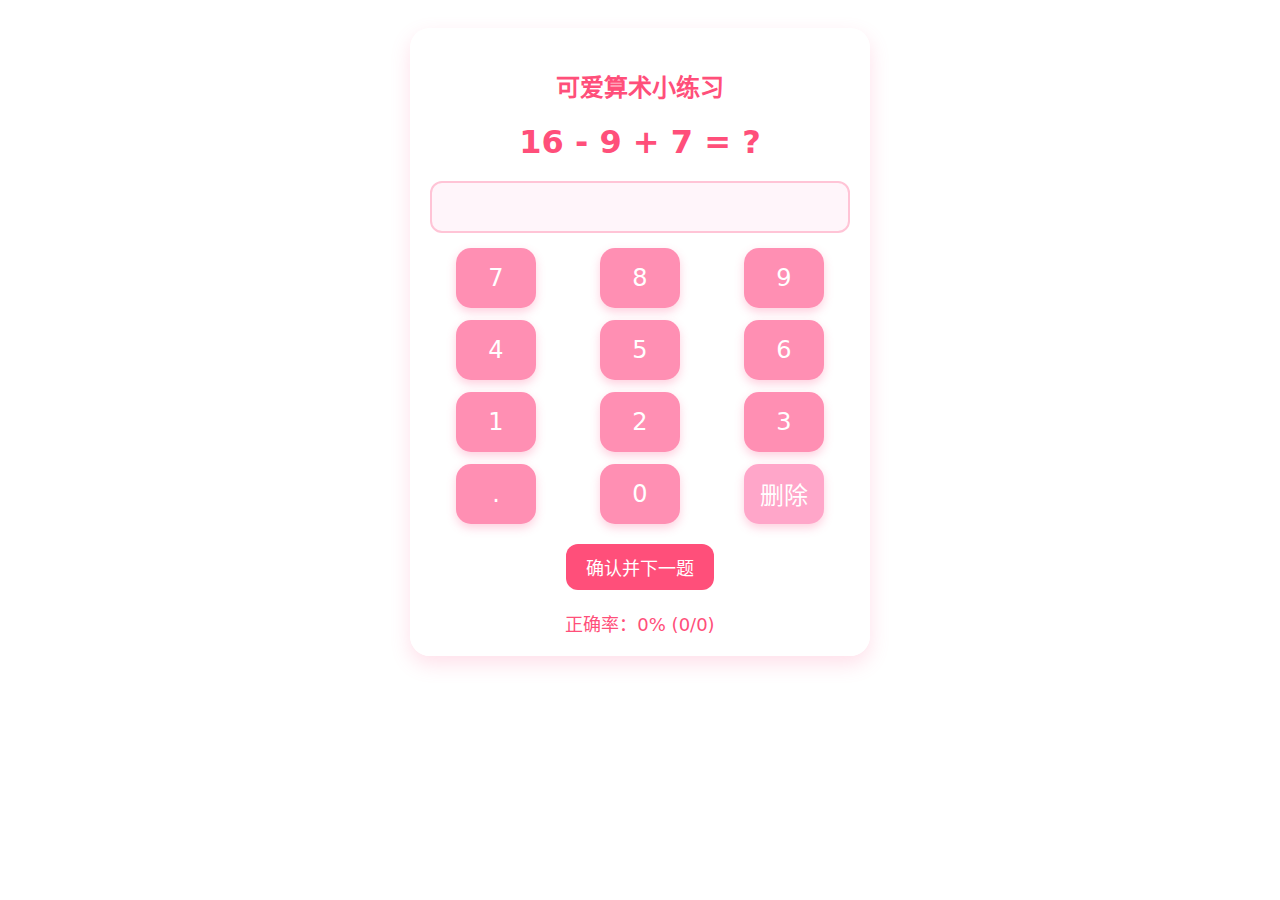
<file: kid/js.html>
<!doctype html>
<html lang="zh-CN">
<head>
  <meta charset="utf-8" />
  <meta name="viewport" content="width=device-width,initial-scale=1" />
  <title>儿童算术练习</title>
  <style>
    body {
      font-family: "Comic Sans MS", system-ui;
      background: url('https://i.imgur.com/jr3oK3O.png') no-repeat center/cover;
      padding: 20px;
      text-align: center;
    }
    .card {
      background: rgba(255,255,255,0.9);
      border-radius: 20px;
      padding: 20px;
      max-width: 420px;
      margin: 0 auto;
      box-shadow: 0 8px 20px rgba(255,100,150,0.2);
    }
    .qbox {
      font-size: 32px;
      margin: 20px 0;
      color: #ff4f7a;
      font-weight: bold;
    }
    .input-display {
      font-size: 32px;
      height: 48px;
      background: #fff5fa;
      border-radius: 12px;
      text-align: center;
      line-height: 48px;
      margin-bottom: 15px;
      border: 2px solid #ffc4d6;
    }
    .keypad {
      display: grid;
      grid-template-columns: repeat(3, 1fr);
      gap: 12px;
      margin-top: 10px;
      justify-items: center;
    }
    .key {
      width: 80px;
      height: 60px;
      background: #ff8fb3;
      border-radius: 15px;
      font-size: 24px;
      color: white;
      cursor: pointer;
      display: flex;
      align-items: center;
      justify-content: center;
      box-shadow: 0 4px 10px rgba(255,100,150,0.3);
      transition: transform 0.1s;
    }
    .key:active { transform: scale(0.94); }
    .key#del { background: #ffa6c9; }
    .key#zero { width: 80px; }
    .key#dot { width: 80px; }
    .stats { margin-top: 20px; font-size: 18px; color: #ff4f7a; }
    button.nextBtn { margin-top: 20px; padding: 10px 20px; font-size: 18px; border: 0; background: #ff4f7a; color: white; border-radius: 12px; cursor: pointer; }
    .anim-popup { position: fixed; top: 40%; left: 50%; transform: translate(-50%, -50%); padding: 20px 30px; font-size: 32px; border-radius: 20px; animation: pop 0.6s ease-out; z-index: 9999; }
    .anim-popup.success { background: #a8ffb1; }
    .anim-popup.error { background: #ffb1b1; }
    .streak { position: fixed; top: 10%; left: 50%; transform: translateX(-50%); font-size: 40px; animation: float 1s ease-out; }
    @keyframes pop { 0% { transform: translate(-50%, -50%) scale(0.2); opacity:0; } 60% { transform: translate(-50%, -50%) scale(1.2); opacity:1; } 100% { transform: translate(-50%, -50%) scale(1); } }
    @keyframes float { 0% { opacity:0; transform:translate(-50%,-20px); } 20% { opacity:1; } 100% { opacity:0; transform:translate(-50%,-80px); } }
  </style>
</head>
<body>
  <div class="card">
    <h2 style="color:#ff4f7a">可爱算术小练习</h2>

    <div id="question" class="qbox"></div>
    <div id="display" class="input-display"></div>

    <div class="keypad">
      <div class="key">7</div><div class="key">8</div><div class="key">9</div>
      <div class="key">4</div><div class="key">5</div><div class="key">6</div>
      <div class="key">1</div><div class="key">2</div><div class="key">3</div>
      <div class="key" id="dot">.</div>
      <div class="key" id="zero">0</div>
      <div class="key" id="del">删除</div>
    </div>

    <button class="nextBtn" id="submit">确认并下一题</button>
    <div id="stats" class="stats"></div>
  </div>

  <script>
    function rand(a,b){return Math.floor(Math.random()*(b-a+1))+a}

    let todayKey = new Date().toISOString().slice(0,10);
    let saved = JSON.parse(localStorage.getItem('train-'+todayKey) || '{}');
    let correct = saved.correct || 0;
    let total = saved.total || 0;
    let streak = 0;
    let level = 1; // 1 = 简单(1-20), 2 = 进阶(1-30)
    let answer = 0;

    function save(){ localStorage.setItem('train-'+todayKey, JSON.stringify({correct,total})); }

    function safeExpression() {
      let a, b, c, op1, op2, res;
      let ops = ['+', '-', '*'];
      let maxNum = level === 1 ? 20 : 30;

      while(true){
        a = rand(1,maxNum);
        b = rand(1,maxNum);
        c = rand(1,maxNum);
        op1 = ops[rand(0,2)];
        op2 = ops[rand(0,2)];
        if(op1 === '*' && op2 === '*') continue; // 避免连续乘法
        res = eval(`${a} ${op1} ${b} ${op2} ${c}`);
        if(res >=0 && res <= 100 && Number.isInteger(res)) return {a,b,c,op1,op2,res};
      }
    }

    function newQuestion(){
      let q = safeExpression();
      answer = q.res;
      document.getElementById('question').textContent = `${q.a} ${q.op1} ${q.b} ${q.op2} ${q.c} = ?`;
      document.getElementById('display').textContent = '';
    }

    function showAnimation(type, text){
      const anim = document.createElement('div');
      anim.className = 'anim-popup ' + type;
      anim.innerText = text;
      document.body.appendChild(anim);
      setTimeout(()=>anim.remove(),1000);
    }

    function showStreak(){
      const anim = document.createElement('div');
      anim.className = 'streak';
      anim.innerText = '🎉⭐';
      document.body.appendChild(anim);
      setTimeout(()=>anim.remove(),1000);
    }

    document.querySelectorAll('.key').forEach(k=>{
      k.onclick = ()=>{
        if(k.id==='del'){
          let t = document.getElementById('display').textContent;
          document.getElementById('display').textContent = t.slice(0,-1);
        } else {
          document.getElementById('display').textContent += k.textContent;
        }
      }
    });

    document.getElementById('submit').onclick = ()=>{
      let val = document.getElementById('display').textContent;
      if(val==='') return;
      total++;
      if(Number(val) === answer){
        correct++;
        streak++;
        showAnimation('success','🎉 太棒了！');
        if(streak % 3 === 0) showStreak();
        if(streak >= 3) level = 2; // 连对3题进入进阶
      } else {
        streak = 0;
        showAnimation('error','❌ 再试试！');
        level = 1; // 回到简单模式
      }
      save();
      document.getElementById('stats').textContent = `正确率：${Math.round(correct/total*100)}% (${correct}/${total})`;
      newQuestion();
    };

    document.getElementById('stats').textContent = `正确率：${total?Math.round(correct/total*100):0}% (${correct}/${total})`;
    newQuestion();
  </script>
</body>
</html>
</file>
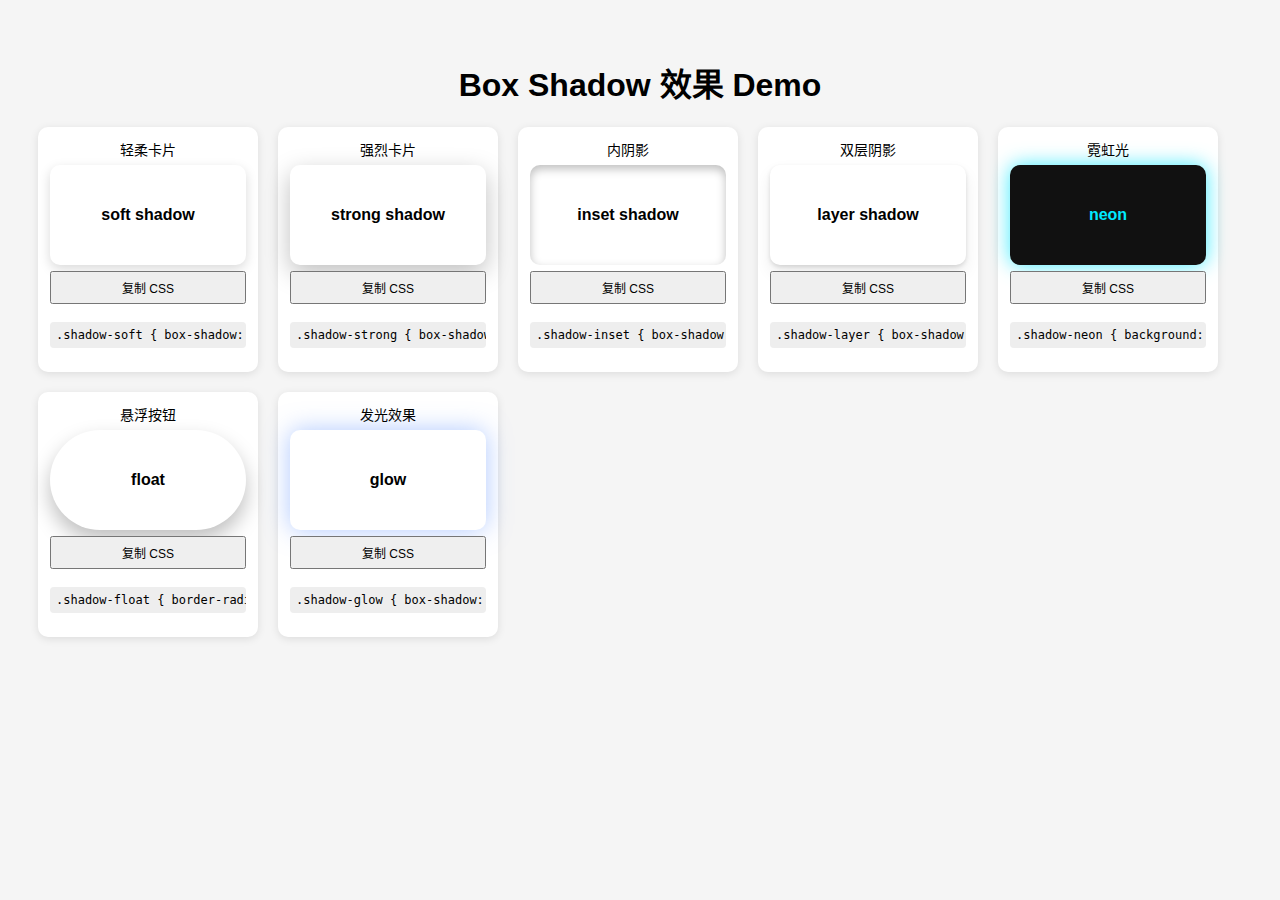
<file: colors/demo/shadow.html>
<!DOCTYPE html>
<html lang="zh-CN">

<head>
  <meta charset="UTF-8">
  <title>Box Shadow 效果 + 源码可见 + 一键复制</title>
  <style>
    body {
      font-family: Arial;
      background: #f5f5f5;
      padding: 30px;
    }

    h1 {
      text-align: center;
    }

    .wrap {
      display: flex;
      flex-wrap: wrap;
      gap: 20px;
      margin-top: 20px;
    }

    .box-container {
      width: 220px;
      background: #fff;
      border-radius: 10px;
      padding: 12px;
      box-sizing: border-box;
      box-shadow: 0 2px 8px rgba(0, 0, 0, 0.1);
    }

    .box {
      width: 100%;
      height: 100px;
      border-radius: 10px;
      display: flex;
      align-items: center;
      justify-content: center;
      margin-bottom: 6px;
      text-align: center;
      font-weight: bold;
    }

    .title {
      font-size: 14px;
      text-align: center;
      margin-bottom: 6px;
    }

    button {
      width: 100%;
      padding: 6px;
      font-size: 12px;
      cursor: pointer;
      margin-bottom: 6px;
    }

    pre {
      background: #eee;
      padding: 6px;
      font-size: 12px;
      border-radius: 4px;
      overflow-x: auto;
    }

    /* ==== 常用阴影效果 ==== */
    .shadow-soft {
      box-shadow: 0 4px 12px rgba(0, 0, 0, 0.15);
    }

    .shadow-strong {
      box-shadow: 0 8px 24px rgba(0, 0, 0, 0.25);
    }

    .shadow-inset {
      box-shadow: inset 0 4px 10px rgba(0, 0, 0, 0.25);
    }

    .shadow-layer {
      box-shadow: 0 2px 4px rgba(0, 0, 0, 0.12), 0 8px 16px rgba(0, 0, 0, 0.08);
    }

    .shadow-neon {
      background: #111;
      color: #00eaff;
      box-shadow: 0 0 20px rgba(0, 230, 255, 0.75);
    }

    .shadow-float {
      border-radius: 50px;
      box-shadow: 0 10px 20px rgba(0, 0, 0, 0.25);
    }

    .shadow-glow {
      box-shadow: 0 0 25px rgba(100, 150, 255, 0.5);
    }
  </style>
</head>

<body>

  <h1>Box Shadow 效果 Demo</h1>

  <div class="wrap">

    <!-- 轻柔卡片 -->
    <div class="box-container">
      <div class="title">轻柔卡片</div>
      <div class="box shadow-soft">soft shadow</div>
      <button onclick="copyCSS('.shadow-soft { box-shadow: 0 4px 12px rgba(0,0,0,0.15); }')">复制 CSS</button>
      <pre>.shadow-soft { box-shadow: 0 4px 12px rgba(0,0,0,0.15); }</pre>
    </div>

    <!-- 强烈卡片 -->
    <div class="box-container">
      <div class="title">强烈卡片</div>
      <div class="box shadow-strong">strong shadow</div>
      <button onclick="copyCSS('.shadow-strong { box-shadow: 0 8px 24px rgba(0,0,0,0.25); }')">复制 CSS</button>
      <pre>.shadow-strong { box-shadow: 0 8px 24px rgba(0,0,0,0.25); }</pre>
    </div>

    <!-- 内阴影 -->
    <div class="box-container">
      <div class="title">内阴影</div>
      <div class="box shadow-inset">inset shadow</div>
      <button onclick="copyCSS('.shadow-inset { box-shadow: inset 0 4px 10px rgba(0,0,0,0.25); }')">复制 CSS</button>
      <pre>.shadow-inset { box-shadow: inset 0 4px 10px rgba(0,0,0,0.25); }</pre>
    </div>

    <!-- 双层阴影 -->
    <div class="box-container">
      <div class="title">双层阴影</div>
      <div class="box shadow-layer">layer shadow</div>
      <button
        onclick="copyCSS('.shadow-layer { box-shadow: 0 2px 4px rgba(0,0,0,0.12), 0 8px 16px rgba(0,0,0,0.08); }')">复制
        CSS</button>
      <pre>.shadow-layer { box-shadow: 0 2px 4px rgba(0,0,0,0.12), 0 8px 16px rgba(0,0,0,0.08); }</pre>
    </div>

    <!-- 霓虹光 -->
    <div class="box-container">
      <div class="title">霓虹光</div>
      <div class="box shadow-neon">neon</div>
      <button
        onclick="copyCSS('.shadow-neon { background: #111; color: #00eaff; box-shadow: 0 0 20px rgba(0,230,255,0.75); }')">复制
        CSS</button>
      <pre>.shadow-neon { background: #111; color: #00eaff; box-shadow: 0 0 20px rgba(0,230,255,0.75); }</pre>
    </div>

    <!-- 悬浮按钮 -->
    <div class="box-container">
      <div class="title">悬浮按钮</div>
      <div class="box shadow-float">float</div>
      <button onclick="copyCSS('.shadow-float { border-radius: 50px; box-shadow: 0 10px 20px rgba(0,0,0,0.25); }')">复制
        CSS</button>
      <pre>.shadow-float { border-radius: 50px; box-shadow: 0 10px 20px rgba(0,0,0,0.25); }</pre>
    </div>

    <!-- 发光效果 -->
    <div class="box-container">
      <div class="title">发光效果</div>
      <div class="box shadow-glow">glow</div>
      <button onclick="copyCSS('.shadow-glow { box-shadow: 0 0 25px rgba(100,150,255,0.5); }')">复制 CSS</button>
      <pre>.shadow-glow { box-shadow: 0 0 25px rgba(100,150,255,0.5); }</pre>
    </div>

  </div>

  <script>
    function copyCSS(text) {
      navigator.clipboard.writeText(text).then(() => {
        alert('CSS 已复制到剪贴板！');
      }).catch(() => {
        alert('复制失败，请手动复制！');
      });
    }
  </script>

</body>

</html>
</file>
<file: json/index.css>
:root {
  --bg: #f5f7fb;
  --card: #fff;
  --muted: #6b7280;
  --accent: #2563eb;
  --success: #16a34a;
  --shadow: 0 6px 18px rgba(19,24,38,0.06);
  --monospace: ui-monospace, SFMono-Regular, Menlo, Monaco, "Roboto Mono", "Noto Mono", monospace;
}

* { box-sizing: border-box; }

body {
  font-family: Inter, system-ui, -apple-system, "Segoe UI", Roboto, "Helvetica Neue", Arial;
  margin: 18px;
  background: var(--bg);
  color: #0f172a;
}

h1 { font-size: 18px; margin: 0 0 10px; }

.app {
  max-width: 1200px;
  margin: 0 auto;
  display: grid;
  grid-template-columns: 1fr 420px;
  gap: 18px;
  align-items: start; /* 左右卡片独立高度 */
}

.full { grid-column: 1 / -1; }

.card {
  background: var(--card);
  border-radius: 12px;
  padding: 14px;
  box-shadow: var(--shadow);
  border: 1px solid rgba(15,23,42,0.04);
  display: flex;
  flex-direction: column;
}

.controls {
  display: flex;
  gap: 8px;
  flex-wrap: wrap;
  align-items: center;
  margin-bottom: 10px;
}

input[type="text"], textarea, select {
  font-family: var(--monospace);
  font-size: 13px;
}

textarea#jsonInput {
  width: 100%;
  height: 160px;
  padding: 10px;
  border-radius: 8px;
  border: 1px solid #e6eef8;
  resize: vertical;
  background: #fbfdff;
}

.btn { 
  background: #fff;
  border: 1px solid #e6eef8;
  padding: 8px 10px;
  border-radius: 8px;
  cursor: pointer;
}

.btn.primary {
  background: linear-gradient(90deg, var(--accent), #3b82f6);
  color: #fff;
  border: none;
}

.btn.warn {
  background: #f97316;
  color: #fff;
  border: none;
}

.btn.ghost {
  background: transparent;
  border: 1px dashed #e6eef8;
}

.controls-right {
  margin-left: auto;
  display: flex;
  gap: 8px;
}

#viewer {
  font-family: var(--monospace);
  font-size: 13px;
  line-height: 1.6;
  white-space: pre-wrap;       /* 自动换行 */
  word-wrap: break-word;       /* 强制长单词换行 */
  overflow-x: auto;          /* 禁止横向滚动 */
  overflow-y: auto;            /* 超出时纵向滚动 */
  max-height: 520px;           /* 最大高度 */
  width: 100%;                 /* 不超过容器宽度 */
  max-width: 100%;             /* 防止被撑开 */
  padding: 12px;
  border-radius: 8px;
  border: 1px solid #eef2ff;
  background: #ffffff;
  box-sizing: border-box;      /* 保证宽度计算不被 padding 撑开 */
  max-width: 50vw;
}


.line { display: block; }
.toggle { cursor: pointer; margin-right: 6px; color: var(--muted); user-select: none; }
.key { color: #b91c1c; cursor: pointer; }
.value { color: #065f46; cursor: pointer; }
.null { color: #9ca3af; }
.bracket { color: #374151; }

.storage-list { max-height: 260px; overflow: auto; }
.storage-item {
  padding: 8px;
  border-radius: 8px;
  background: #fbfdff;
  margin-bottom: 8px;
  cursor: pointer;
  border: 1px solid #eef2ff;
}

.searchbar { display: flex; gap: 8px; align-items: center; }
.highlight { background: #fff59d; border-radius: 2px; }
.toast {
  position: fixed;
  right: 20px;
  bottom: 20px;
  background: #111827;
  color: #fff;
  padding: 8px 12px;
  border-radius: 8px;
  opacity: .95;
  box-shadow: 0 6px 20px rgba(0,0,0,0.15);
}

.panel { display: flex; flex-direction: column; gap: 10px; }

/* 右侧输出区域保持原始高度，不随左侧滚动变化 */
.schemaOutput {
  width: 100%;
  height: 360px;
  padding: 12px;
  border-radius: 8px;
  border: 1px solid #e6eef8;
  background: #0f172a;
  color: #e6eef8;
  font-family: var(--monospace);
  overflow: auto;
}

.row { display: flex; gap: 8px; align-items: center; }
.muted { color: var(--muted); font-size: 13px; }
.pill {
  padding: 4px 8px;
  border-radius: 999px;
  background: #eef2ff;
  color: #074dff;
  font-size: 12px;
  border: 1px solid #e0f0ff;
}

.small { font-size: 13px; }

/* responsive */
@media (max-width:980px) {
  .app { grid-template-columns: 1fr; }
  .schemaOutput { height: 260px; }
}
</file>
<file: vars/style.css>
body {
    font-family: "Segoe UI", Arial, sans-serif;
    margin: 0;
    padding: 0;
    background: #f5f7fa;
    color: #333;
  }

  .container {
    display: flex;
    height: 100vh;
  }

  .left {
    flex: 1;
    padding: 40px;
    background: #fff;
    border-right: 1px solid #eee;
    display: flex;
    flex-direction: column;
    justify-content: center;
    box-shadow: 2px 0 6px rgba(0, 0, 0, 0.05);
    max-width: 45%;
  }

  .left h2 {
    margin-bottom: 20px;
    font-size: 22px;
    color: #222;
  }

  .left input {
    width: 100%;
    padding: 12px 14px;
    border: 1px solid #ccc;
    border-radius: 8px;
    font-size: 16px;
    box-shadow: 0 2px 4px rgba(0, 0, 0, 0.05) inset;
    outline: none;
    transition: all 0.2s;
  }

  .left input:focus {
    border-color: #007bff;
    box-shadow: 0 0 6px rgba(0, 123, 255, 0.3);
  }

  .right {
    flex: 2;
    padding: 40px;
    overflow-y: auto;
    position: relative;
  }

  .group {
    margin-bottom: 20px;
    border-radius: 8px;
    background: #fff;
    padding: 10px;
    box-shadow: 0 1px 4px rgba(0, 0, 0, 0.05);
  }

  .group-title {
    font-weight: bold;
    margin-bottom: 10px;
    font-size: 16px;
    color: #007bff;
    cursor: pointer;
    user-select: none;
  }

  .group-content {
    transition: max-height 0.3s ease;
    overflow: hidden;
  }

  .result {
    display: flex;
    justify-content: space-between;
    align-items: center;
    padding: 8px 12px;
    margin-bottom: 6px;
    border-radius: 6px;
    background: #f9f9f9;
    border: 1px solid #e0e0e0;
    font-family: monospace;
    font-size: 14px;
  }

  .result:hover {
    background: #e6f0ff;
  }

  button {
    padding: 4px 10px;
    border: none;
    border-radius: 4px;
    cursor: pointer;
    background: #007bff;
    color: #fff;
    font-size: 13px;
    transition: 0.2s;
  }

  button:hover {
    background: #0056b3;
  }

  .translations {
    display: flex;
    flex-wrap: wrap;
    gap: 8px;
    margin-bottom: 10px;
  }

  .translation-item {
    padding: 6px 12px;
    border: 1px solid #ddd;
    border-radius: 6px;
    background: #fff;
    cursor: pointer;
    transition: 0.2s;
  }

  .translation-item:hover {
    background: #007bff;
    color: #fff;
    border-color: #007bff;
  }

  .translation-item.active {
    background: #007bff;
    color: #fff;
  }

  .toast {
    position: fixed;
    top: 20px;
    right: 20px;
    background: #007bff;
    color: #fff;
    padding: 10px 16px;
    border-radius: 6px;
    box-shadow: 0 4px 10px rgba(0, 0, 0, 0.15);
    opacity: 0;
    transform: translateY(-20px);
    transition: 0.3s;
    pointer-events: none;
    z-index: 9999;
  }

  .toast.show {
    opacity: 1;
    transform: translateY(0);
  }

  .copy-all {
    margin-bottom: 10px;
    padding: 6px 12px;
    background: #28a745;
    color: #fff;
    border-radius: 6px;
    cursor: pointer;
    border: none;
  }

  .copy-all:hover {
    background: #1e7e34;
  }

  .loading {
    position: absolute;
    top: 20px;
    right: 20px;
    padding: 6px 12px;
    background: #ffc107;
    color: #333;
    border-radius: 6px;
    box-shadow: 0 2px 6px rgba(0, 0, 0, 0.2);
  }

  pre {
    background: #f0f0f0;
    padding: 10px;
    border-radius: 6px;
    overflow: auto;
    max-height: 400px;
  }

  #rawOutput {
    border-radius: 6px;
    max-width: 100%;
    overflow-x: auto;
    /* 横向滚动 */
    word-break: break-all;
    /* 长字符串换行 */
    font-family: monospace;
    font-size: 14px;
    margin-top: 10px;

    white-space: pre;
  }

  #rawOutput pre {
    margin: 0;
    background: transparent;
    padding: 0;
    font-family: monospace;
    font-size: 14px;
    white-space: pre;
    /* 保留空格和换行 */
  }
</file>
